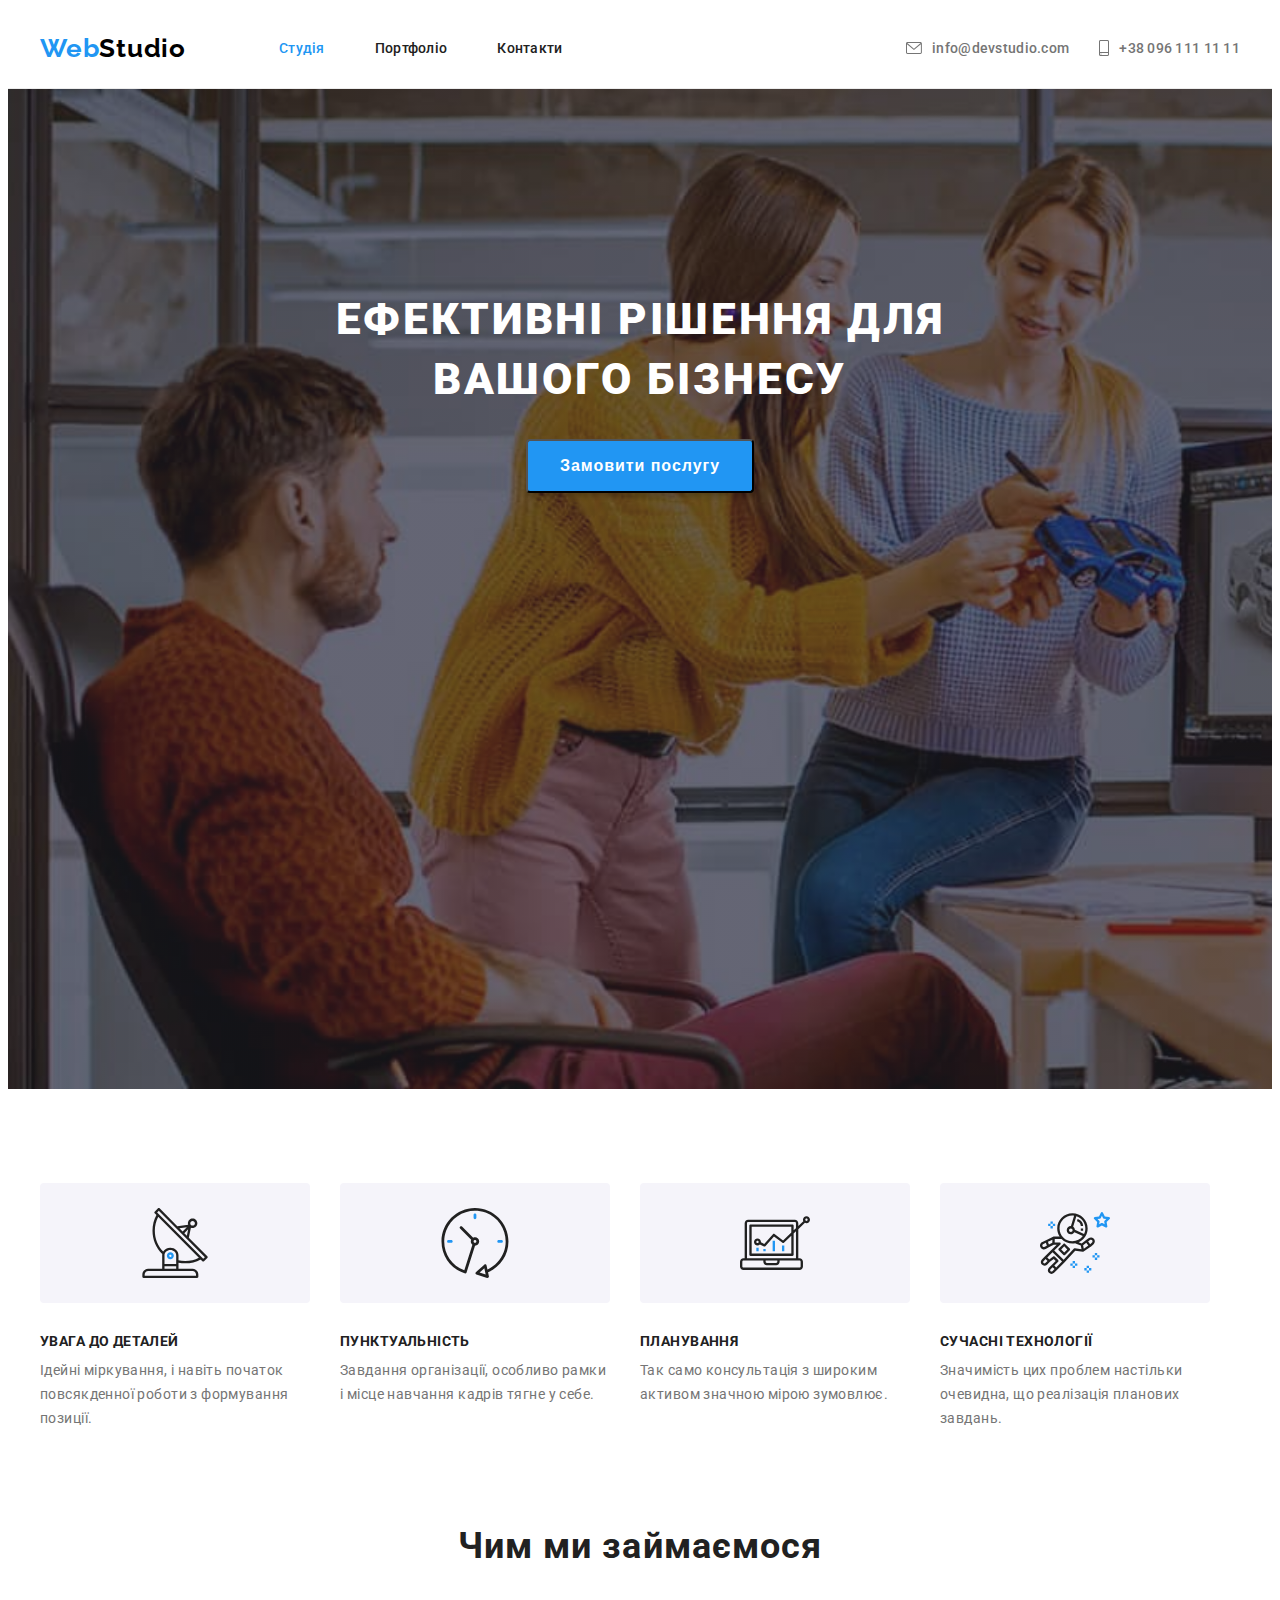
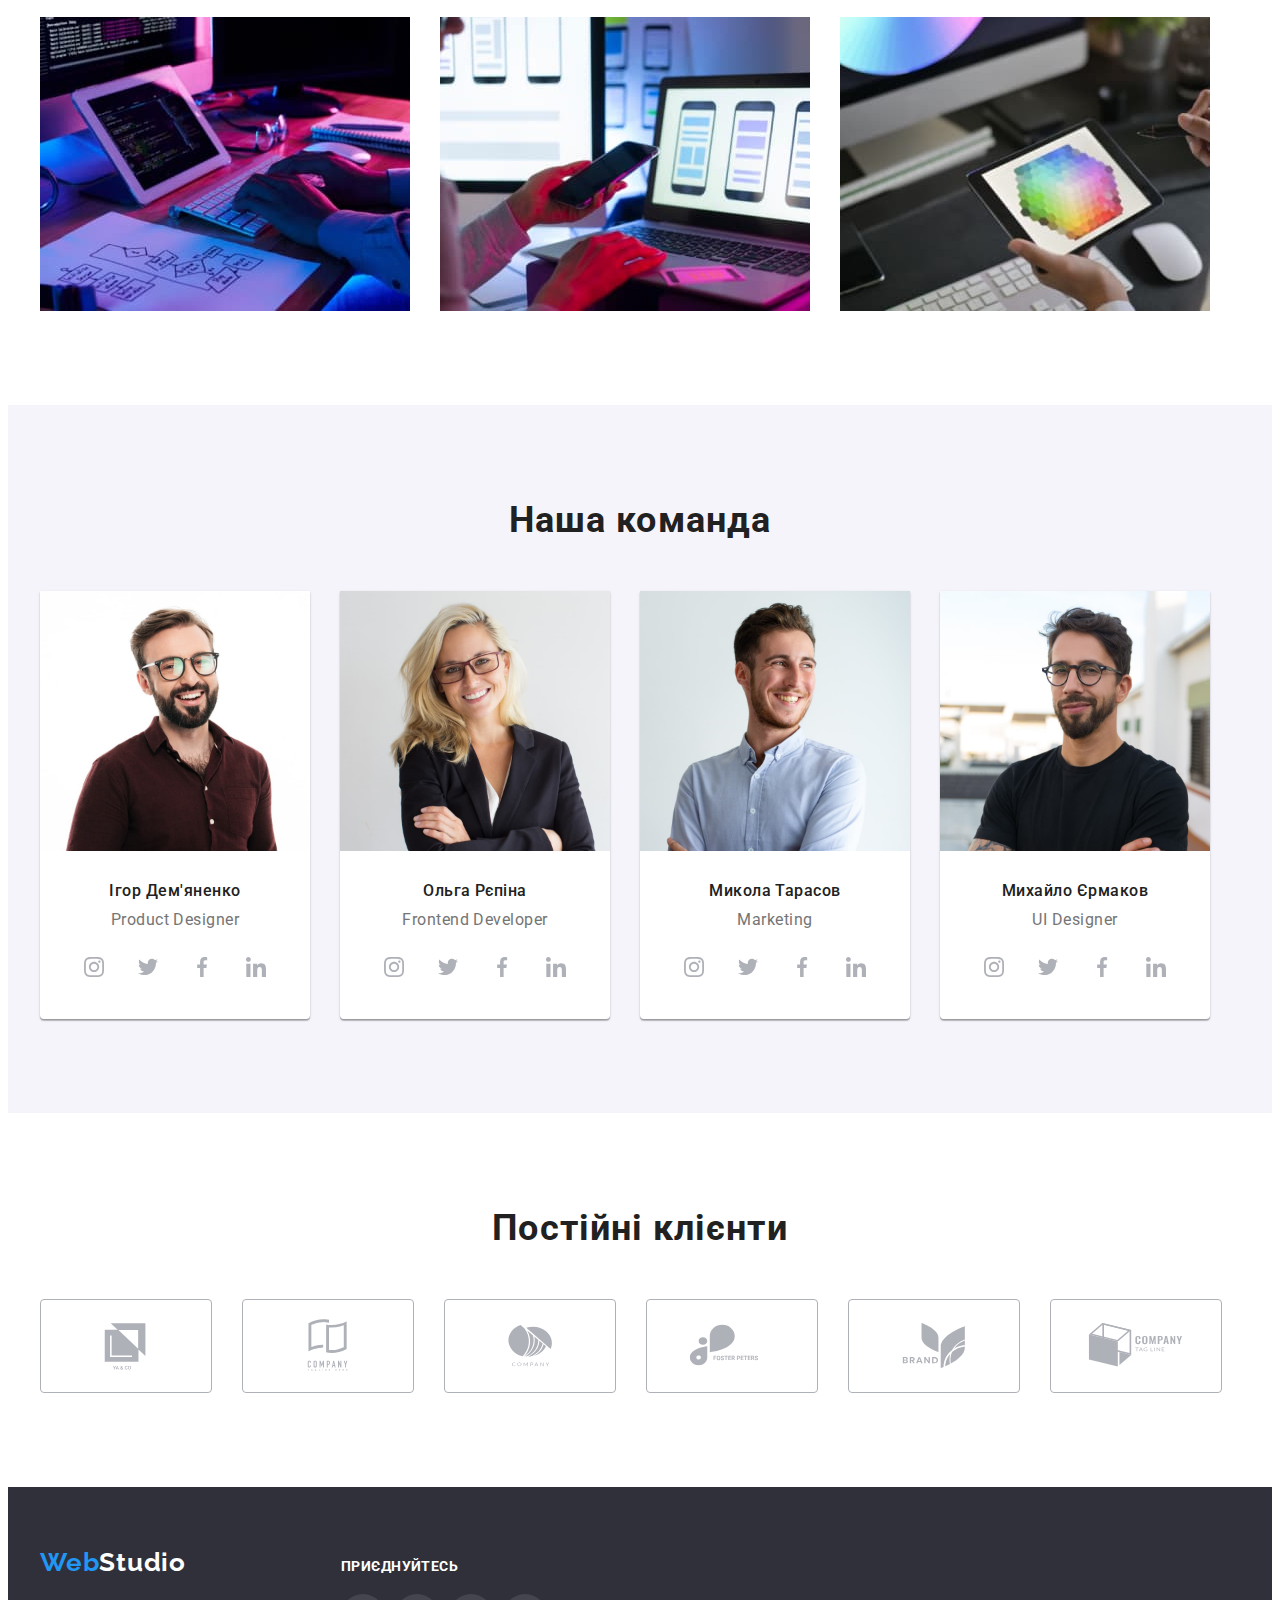
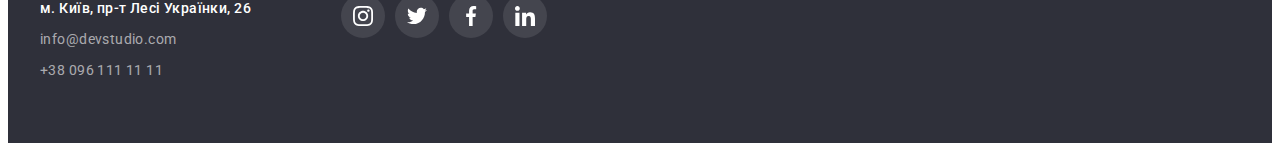
<file: index.html>
<!DOCTYPE html>
<html lang="uk">
  <head>
    <meta charset="UTF-8" />
    <meta name="viewport" content="width=device-width, initial-scale=1.0" />
    <title>WebStudio</title>
    <link rel="preconnect" href="https://fonts.googleapis.com" />
    <link rel="preconnect" href="https://fonts.gstatic.com" crossorigin />
    <link
      href="https://fonts.googleapis.com/css2?family=Raleway:wght@700&family=Roboto:wght@400;500;700;900&display=swap"
      rel="stylesheet"
    />
    <link
      rel="stylesheet"
      href="https://cdnjs.cloudflare.com/ajax/libs/modern-normalize/2.0.0/modern-normalize.min.css"
      integrity="sha512-4xo8blKMVCiXpTaLzQSLSw3KFOVPWhm/TRtuPVc4WG6kUgjH6J03IBuG7JZPkcWMxJ5huwaBpOpnwYElP/m6wg=="
      crossorigin="anonymous"
      referrerpolicy="no-referrer"
    />
    <link rel="stylesheet" href="./css/styles.css" />
  </head>

  <body>
    <!-- Хедер сайту -->
    <header class="site-header">
      <div class="container main-nav">
        <nav class="nav">
          <a class="link logo" href="./index.html"><span>Web</span>Studio</a>
          <ul class="list site-nav">
            <li class="item">
              <a class="link current" href="./index.html">Студія</a>
            </li>
            <li class="item">
              <a class="link" href="./portfolio.html">Портфоліо</a>
            </li>
            <li class="item">
              <a class="link" href="./contacts.html">Контакти</a>
            </li>
          </ul>
        </nav>
        <ul class="list contact-nav">
          <li class="item">
            <a class="link" href="mailto:info@devstudio.com">
              <svg class="contact-nav-icon" width="16" height="12">
                <use href="./img/symbol-defs.svg#icon-envelope"></use>
              </svg>
              info@devstudio.com</a
            >
          </li>
          <li class="item">
            <a class="link" href="tel:+380961111111">
              <svg class="contact-nav-icon" width="10" height="16">
                <use href="./img/symbol-defs.svg#icon-smartphone"></use>
              </svg>
              +38 096 111 11 11</a
            >
          </li>
        </ul>
      </div>
    </header>

    <!-- Основний контент головної сторінки -->
    <main class="home-page">
      <!-- Ефективні рішення -->
      <section class="section solutions">
        <div class="container">
          <h1 class="title solutions-title">
            Ефективні рішення для вашого бізнесу
          </h1>
          <button class="button" type="button">Замовити послугу</button>
        </div>
      </section>

      <!-- Особливості -->
      <section class="section features">
        <div class="container">
          <h2 class="title features-title visually-hidden">Особливості</h2>
          <ul class="list features-list">
            <li class="features-item">
              <div class="icon-element">
                <svg class="icon-header" width="70" height="70">
                  <use href="./img/symbol-defs.svg#icon-antenna"></use>
                </svg>
              </div>
              <h3 class="title features-item-title">УВАГА ДО ДЕТАЛЕЙ</h3>
              <p class="text features-item-text">
                Ідейні міркування, і навіть початок повсякденної роботи з
                формування позиції.
              </p>
            </li>
            <li class="features-item">
              <div class="icon-element">
                <svg class="icon-header" width="70" height="70">
                  <use href="./img/symbol-defs.svg#icon-clock"></use>
                </svg>
              </div>
              <h3 class="title features-item-title">ПУНКТУАЛЬНІСТЬ</h3>
              <p class="text features-item-text">
                Завдання організації, особливо рамки і місце навчання кадрів
                тягне у себе.
              </p>
            </li>
            <li class="features-item">
              <div class="icon-element">
                <svg class="icon-header" width="70" height="70">
                  <use href="./img/symbol-defs.svg#icon-diagram"></use>
                </svg>
              </div>
              <h3 class="title features-item-title">ПЛАНУВАННЯ</h3>
              <p class="text features-item-text">
                Так само консультація з широким активом значною мірою зумовлює.
              </p>
            </li>
            <li class="features-item">
              <div class="icon-element">
                <svg class="icon-header" width="70" height="70">
                  <use href="./img/symbol-defs.svg#icon-astronaut"></use>
                </svg>
              </div>
              <h3 class="title features-item-title">СУЧАСНІ ТЕХНОЛОГІЇ</h3>
              <p class="text features-item-text">
                Значимість цих проблем настільки очевидна, що реалізація
                планових завдань.
              </p>
            </li>
          </ul>
        </div>
      </section>

      <!-- Чим ми займаємося -->
      <section class="section employment">
        <div class="container">
          <h2 class="title employment-title">Чим ми займаємося</h2>
          <ul class="list employment-list">
            <li class="item">
              <img src="./img/box_1.jpg" alt="фото 1" width="370" />
            </li>
            <li class="item">
              <img src="./img/box_2.jpg" alt="фото 2" width="370" />
            </li>
            <li class="item">
              <img src="./img/box_3.jpg" alt="фото 3" width="370" />
            </li>
          </ul>
        </div>
      </section>

      <!-- Наша команда -->
      <section class="section team">
        <div class="container">
          <h2 class="title team-title">Наша команда</h2>
          <ul class="list team-list">
            <li class="item">
              <img
                src="./img/demianenko.jpg"
                alt="фото Дем'яненко"
                width="270"
              />
              <div class="item-descr">
                <h3 class="title">Ігор Дем'яненко</h3>
                <p class="text">Product Designer</p>

                <ul class="list icon-wrap">
                  <li class="">
                    <a href="" class="link-icon">
                      <svg class="icon-social" width="20" height="20">
                        <use href="./img/symbol-defs.svg#icon-instagram"></use>
                      </svg>
                    </a>
                  </li>
                  <li class="">
                    <a href="" class="link-icon">
                      <svg class="icon-social" width="20" height="20">
                        <use href="./img/symbol-defs.svg#icon-twitter"></use>
                      </svg>
                    </a>
                  </li>
                  <li class="">
                    <a href="" class="link-icon">
                      <svg class="icon-social" width="20" height="20">
                        <use href="./img/symbol-defs.svg#icon-facebook"></use>
                      </svg>
                    </a>
                  </li>
                  <li class="">
                    <a href="" class="link-icon">
                      <svg class="icon-social" width="20" height="20">
                        <use href="./img/symbol-defs.svg#icon-linkedin"></use>
                      </svg>
                    </a>
                  </li>
                </ul>
              </div>
            </li>
            <li class="item">
              <img src="./img/repina.jpg" alt="фото Рєпіна" width="270" />
              <div class="item-descr">
                <h3 class="title">Ольга Рєпіна</h3>
                <p class="text">Frontend Developer</p>
                <ul class="list icon-wrap">
                  <li class="">
                    <a href="" class="link-icon">
                      <svg class="icon-social" width="20" height="20">
                        <use href="./img/symbol-defs.svg#icon-instagram"></use>
                      </svg>
                    </a>
                  </li>
                  <li class="">
                    <a href="" class="link-icon">
                      <svg class="icon-social" width="20" height="20">
                        <use href="./img/symbol-defs.svg#icon-twitter"></use>
                      </svg>
                    </a>
                  </li>
                  <li class="">
                    <a href="" class="link-icon">
                      <svg class="icon-social" width="20" height="20">
                        <use href="./img/symbol-defs.svg#icon-facebook"></use>
                      </svg>
                    </a>
                  </li>
                  <li class="">
                    <a href="" class="link-icon">
                      <svg class="icon-social" width="20" height="20">
                        <use href="./img/symbol-defs.svg#icon-linkedin"></use>
                      </svg>
                    </a>
                  </li>
                </ul>
              </div>
            </li>
            <li class="item">
              <img src="./img/tarasov.jpg" alt="фото Тарасов" width="270" />
              <div class="item-descr">
                <h3 class="title">Микола Тарасов</h3>
                <p class="text">Marketing</p>
                <ul class="list icon-wrap">
                  <li class="">
                    <a href="" class="link-icon">
                      <svg class="icon-social" width="20" height="20">
                        <use href="./img/symbol-defs.svg#icon-instagram"></use>
                      </svg>
                    </a>
                  </li>
                  <li class="">
                    <a href="" class="link-icon">
                      <svg class="icon-social" width="20" height="20">
                        <use href="./img/symbol-defs.svg#icon-twitter"></use>
                      </svg>
                    </a>
                  </li>
                  <li class="">
                    <a href="" class="link-icon">
                      <svg class="icon-social" width="20" height="20">
                        <use href="./img/symbol-defs.svg#icon-facebook"></use>
                      </svg>
                    </a>
                  </li>
                  <li class="">
                    <a href="" class="link-icon">
                      <svg class="icon-social" width="20" height="20">
                        <use href="./img/symbol-defs.svg#icon-linkedin"></use>
                      </svg>
                    </a>
                  </li>
                </ul>
              </div>
            </li>
            <li class="item">
              <img src="./img/ermakov.jpg" alt="фото Єрмаков" width="270" />
              <div class="item-descr">
                <h3 class="title">Михайло Єрмаков</h3>
                <p class="text">UI Designer</p>
                <ul class="list icon-wrap">
                  <li class="">
                    <a href="" class="link-icon">
                      <svg class="icon-social" width="20" height="20">
                        <use href="./img/symbol-defs.svg#icon-instagram"></use>
                      </svg>
                    </a>
                  </li>
                  <li class="">
                    <a href="" class="link-icon">
                      <svg class="icon-social" width="20" height="20">
                        <use href="./img/symbol-defs.svg#icon-twitter"></use>
                      </svg>
                    </a>
                  </li>
                  <li class="">
                    <a href="" class="link-icon">
                      <svg class="icon-social" width="20" height="20">
                        <use href="./img/symbol-defs.svg#icon-facebook"></use>
                      </svg>
                    </a>
                  </li>
                  <li class="">
                    <a href="" class="link-icon">
                      <svg class="icon-social" width="20" height="20">
                        <use href="./img/symbol-defs.svg#icon-linkedin"></use>
                      </svg>
                    </a>
                  </li>
                </ul>
              </div>
            </li>
          </ul>
        </div>
      </section>

      <!-- Постійні клієнти -->
      <section class="section clients">
        <div class="container">
          <h2 class="title clients-title">Постійні клієнти</h2>
          <ul class="list clients-list">
            <li class="item">
              <a class="link-icon" href="">
                <svg class="icon-clients" width="106" height="60">
                  <use href="./img/symbol-defs.svg#icon-logo-1"></use>
                </svg>
              </a>
            </li>
            <li class="item">
              <a class="link-icon" href="">
                <svg class="icon-clients" width="106" height="60">
                  <use href="./img/symbol-defs.svg#icon-logo-2"></use>
                </svg>
              </a>
            </li>
            <li class="item">
              <a class="link-icon" href="">
                <svg class="icon-clients" width="106" height="60">
                  <use href="./img/symbol-defs.svg#icon-logo-3"></use>
                </svg>
              </a>
            </li>
            <li class="item">
              <a class="link-icon" href="">
                <svg class="icon-clients" width="106" height="60">
                  <use href="./img/symbol-defs.svg#icon-logo-4"></use>
                </svg>
              </a>
            </li>
            <li class="item">
              <a class="link-icon" href="">
                <svg class="icon-clients" width="106" height="60">
                  <use href="./img/symbol-defs.svg#icon-logo-5"></use>
                </svg>
              </a>
            </li>
            <li class="item">
              <a class="link-icon" href="">
                <svg class="icon-clients" width="106" height="60">
                  <use href="./img/symbol-defs.svg#icon-logo-6"></use>
                </svg>
              </a>
            </li>
          </ul>
        </div>
      </section>
    </main>

    <!-- Футер сайту -->
    <footer class="site-footer">
      <div class="container flex-container">
        <div class="footer-contacts">
          <a class="link logo" href="./index.html"><span>Web</span>Studio</a>
          <address>
            <ul class="list address">
              <li class="item">
                <a class="link address" href=""
                  >м. Київ, пр-т Лесі Українки, 26</a
                >
              </li>
              <li class="item">
                <a class="link mail" href="mailto:info@devstudio.com"
                  >info@devstudio.com</a
                >
              </li>
              <li class="item">
                <a class="link tel" href="tel:+380961111111"
                  >+38 096 111 11 11</a
                >
              </li>
            </ul>
          </address>
        </div>
        <div class="footer-socials">
          <p class="text-icon">приєднуйтесь</p>
          <ul class="list list-icon">
            <li class="item">
              <a class="link-icon" href="">
                <svg class="" width="20" height="20">
                  <use href="./img/symbol-defs.svg#icon-instagram"></use>
                </svg>
              </a>
            </li>
            <li class="item">
              <a class="link-icon" href="">
                <svg class="" width="20" height="20">
                  <use href="./img/symbol-defs.svg#icon-twitter"></use>
                </svg>
              </a>
            </li>
            <li class="item">
              <a class="link-icon" href="">
                <svg class="" width="20" height="20">
                  <use href="./img/symbol-defs.svg#icon-facebook"></use>
                </svg>
              </a>
            </li>
            <li class="item">
              <a class="link-icon" href="">
                <svg class="" width="20" height="20">
                  <use href="./img/symbol-defs.svg#icon-linkedin"></use>
                </svg>
              </a>
            </li>
          </ul>
        </div>
      </div>
    </footer>
  </body>
</html>
</file>
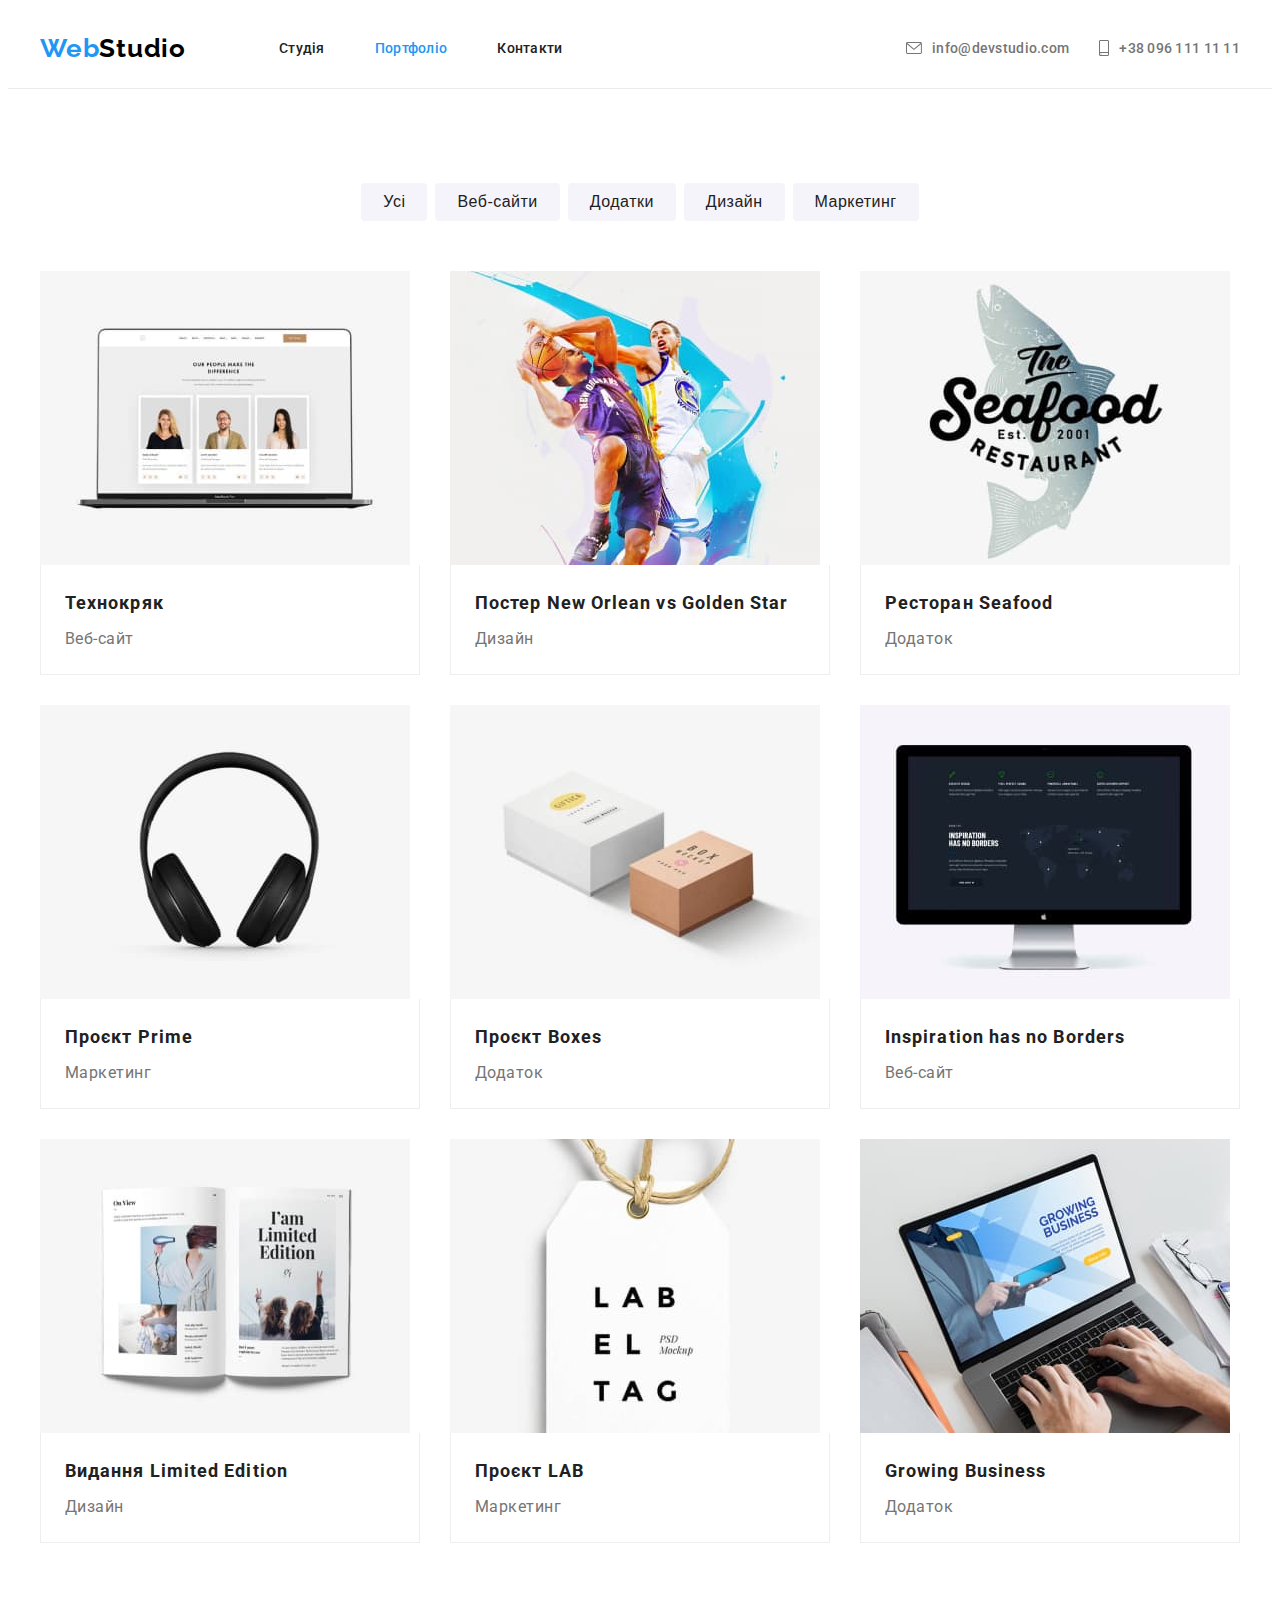
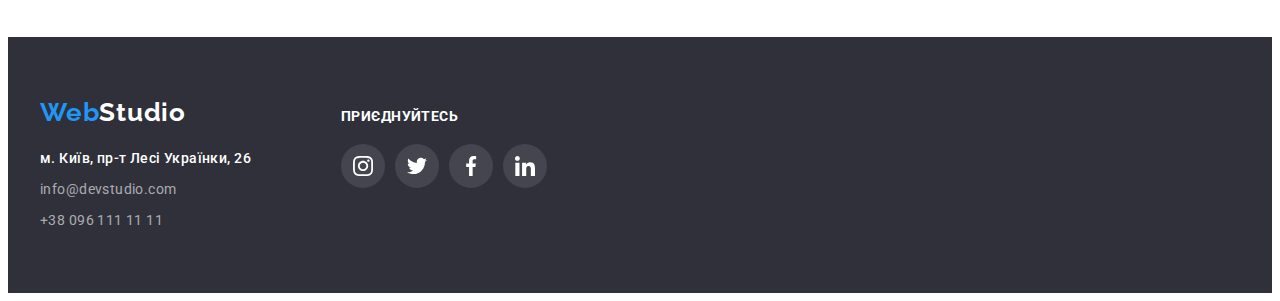
<file: portfolio.html>
<!DOCTYPE html>
<html lang="uk">
  <head>
    <meta charset="UTF-8" />
    <meta name="viewport" content="width=device-width, initial-scale=1.0" />
    <title>Портфоліо</title>
    <link rel="preconnect" href="https://fonts.googleapis.com" />
    <link rel="preconnect" href="https://fonts.gstatic.com" crossorigin />
    <link
      href="https://fonts.googleapis.com/css2?family=Raleway:wght@700&family=Roboto:wght@400;500;700;900&display=swap"
      rel="stylesheet"
    />
    <link
      rel="stylesheet"
      href="https://cdnjs.cloudflare.com/ajax/libs/modern-normalize/2.0.0/modern-normalize.min.css"
      integrity="sha512-4xo8blKMVCiXpTaLzQSLSw3KFOVPWhm/TRtuPVc4WG6kUgjH6J03IBuG7JZPkcWMxJ5huwaBpOpnwYElP/m6wg=="
      crossorigin="anonymous"
      referrerpolicy="no-referrer"
    />
    <link rel="stylesheet" href="./css/styles.css" />
  </head>

  <body>
    <!-- Хедер сайту -->
    <header class="site-header">
      <div class="container main-nav">
        <nav class="nav">
          <a class="link logo" href="./index.html"><span>Web</span>Studio</a>
          <ul class="list site-nav">
            <li class="item">
              <a class="link" href="./index.html">Студія</a>
            </li>
            <li class="item">
              <a class="link current" href="./portfolio.html">Портфоліо</a>
            </li>
            <li class="item">
              <a class="link" href="./contacts.html">Контакти</a>
            </li>
          </ul>
        </nav>
        <ul class="list contact-nav">
          <li class="item">
            <a class="link" href="mailto:info@devstudio.com">
              <svg class="contact-nav-icon" width="16" height="12">
                <use href="./img/symbol-defs.svg#icon-envelope"></use>
              </svg>
              info@devstudio.com</a
            >
          </li>
          <li class="item">
            <a class="link" href="tel:+380961111111">
              <svg class="contact-nav-icon" width="10" height="16">
                <use href="./img/symbol-defs.svg#icon-smartphone"></use>
              </svg>
              +38 096 111 11 11</a
            >
          </li>
        </ul>
      </div>
    </header>

    <!-- Основний контент сторінки -->
    <main class="portfolio-page">
      <!-- Портфоліо -->
      <section class="section portfolio">
        <div class="container">
          <h1 class="title portfolio-page-title visually-hidden">
            Наші роботи
          </h1>
          <ul class="list filter-list">
            <li class="item">
              <button class="button current" type="button">Усі</button>
            </li>
            <li class="item">
              <button class="button" type="button">Веб-сайти</button>
            </li>
            <li class="item">
              <button class="button" type="button">Додатки</button>
            </li>
            <li class="item">
              <button class="button" type="button">Дизайн</button>
            </li>
            <li class="item">
              <button class="button" type="button">Маркетинг</button>
            </li>
          </ul>

          <!-- Список наших робіт -->
          <ul class="list portfolio-list">
            <li class="item">
              <a class="link-portfolio" href="">
                <div class="portfolio-thumb">
                  <img src="./img/tehnokriak.jpg" alt="Технокряк" width="370" />
                </div>
                <div class="portfolio-descr">
                  <h2 class="title portfolio-title">Технокряк</h2>
                  <p class="text">Веб-сайт</p>
                </div>
              </a>
            </li>
            <li class="item">
              <a class="link-portfolio" href="">
                <div class="portfolio-thumb">
                  <img
                    src="./img/neworlean.jpg"
                    alt="Постер New Orlean vs Golden Star"
                    width="370"
                  />
                </div>
                <div class="portfolio-descr">
                  <h2 class="title portfolio-title">
                    Постер New Orlean vs Golden Star
                  </h2>
                  <p class="text">Дизайн</p>
                </div>
              </a>
            </li>
            <li class="item">
              <a class="link-portfolio" href="">
                <div class="portfolio-thumb">
                  <img
                    src="./img/seafood.jpg"
                    alt="Ресторан Seafood"
                    width="370"
                  />
                </div>
                <div class="portfolio-descr">
                  <h2 class="title portfolio-title">Ресторан Seafood</h2>
                  <p class="text">Додаток</p>
                </div>
              </a>
            </li>
            <li class="item">
              <a class="link-portfolio" href="">
                <div class="portfolio-thumb">
                  <img src="./img/prime.jpg" alt="Проєкт Prime" width="370" />
                </div>
                <div class="portfolio-descr">
                  <h2 class="title portfolio-title">Проєкт Prime</h2>
                  <p class="text">Маркетинг</p>
                </div>
              </a>
            </li>
            <li class="item">
              <a class="link-portfolio" href="">
                <div class="portfolio-thumb">
                  <img src="./img/boxes.jpg" alt="Проєкт Boxes" width="370" />
                </div>
                <div class="portfolio-descr">
                  <h2 class="title portfolio-title">Проєкт Boxes</h2>
                  <p class="text">Додаток</p>
                </div>
              </a>
            </li>
            <li class="item">
              <a class="link-portfolio" href="">
                <div class="portfolio-thumb">
                  <img
                    src="./img/inspiration.jpg"
                    alt="Inspiration has no Borders"
                    width="370"
                  />
                </div>
                <div class="portfolio-descr">
                  <h2 class="title portfolio-title">
                    Inspiration has no Borders
                  </h2>
                  <p class="text">Веб-сайт</p>
                </div>
              </a>
            </li>
            <li class="item">
              <a class="link-portfolio" href="">
                <div class="portfolio-thumb">
                  <img
                    src="./img/limited.jpg"
                    alt="Видання Limited Edition"
                    width="370"
                  />
                </div>
                <div class="portfolio-descr">
                  <h2 class="title portfolio-title">Видання Limited Edition</h2>
                  <p class="text">Дизайн</p>
                </div>
              </a>
            </li>
            <li class="item">
              <a class="link-portfolio" href="">
                <div class="portfolio-thumb">
                  <img src="./img/lab.jpg" alt="Проєкт LAB" width="370" />
                </div>
                <div class="portfolio-descr">
                  <h2 class="title portfolio-title">Проєкт LAB</h2>
                  <p class="text">Маркетинг</p>
                </div>
              </a>
            </li>
            <li class="item">
              <a class="link-portfolio" href="">
                <div class="portfolio-thumb">
                  <img
                    src="./img/growing.jpg"
                    alt="Growing Business"
                    width="370"
                  />
                </div>
                <div class="portfolio-descr">
                  <h2 class="title portfolio-title">Growing Business</h2>
                  <p class="text">Додаток</p>
                </div>
              </a>
            </li>
          </ul>
        </div>
      </section>
    </main>

    <!-- Футер сайту -->
    <footer class="site-footer">
      <div class="container flex-container">
        <div class="footer-contacts">
          <a class="link logo" href="./index.html"><span>Web</span>Studio</a>
          <address>
            <ul class="list address">
              <li class="item">
                <a class="link address" href=""
                  >м. Київ, пр-т Лесі Українки, 26</a
                >
              </li>
              <li class="item">
                <a class="link mail" href="mailto:info@devstudio.com"
                  >info@devstudio.com</a
                >
              </li>
              <li class="item">
                <a class="link tel" href="tel:+380961111111"
                  >+38 096 111 11 11</a
                >
              </li>
            </ul>
          </address>
        </div>
        <div class="footer-socials">
          <p class="text-icon">приєднуйтесь</p>
          <ul class="list list-icon">
            <li class="item">
              <a class="link-icon" href="">
                <svg class="" width="20" height="20">
                  <use href="./img/symbol-defs.svg#icon-instagram"></use>
                </svg>
              </a>
            </li>
            <li class="item">
              <a class="link-icon" href="">
                <svg class="" width="20" height="20">
                  <use href="./img/symbol-defs.svg#icon-twitter"></use>
                </svg>
              </a>
            </li>
            <li class="item">
              <a class="link-icon" href="">
                <svg class="" width="20" height="20">
                  <use href="./img/symbol-defs.svg#icon-facebook"></use>
                </svg>
              </a>
            </li>
            <li class="item">
              <a class="link-icon" href="">
                <svg class="" width="20" height="20">
                  <use href="./img/symbol-defs.svg#icon-linkedin"></use>
                </svg>
              </a>
            </li>
          </ul>
        </div>
      </div>
    </footer>
  </body>
</html>
</file>
<file: css/styles.css>
/* * {
  outline1: 1px dashed red;
} */

:root {
  --primary-text-color: #757575;
  --second-text-color: #212121;
  --accent-color: #2196f3;
  --primary-bg-color: #ffffff;
  --second-bg-color: #f5f4fa;
}

body {
  background-color: var(--primary-bg-color);
  color: var(--primary-text-color);
  font-family: Roboto, sans-serif;
}

h1,
h2,
h3,
h4,
h5,
h6,
p,
ul {
  margin: 0;
}

img {
  display: block;
  max-width: 100%;
  height: auto;
}

.container {
  width: 1200px;
  margin: 0 auto;
  padding: 0 15px;
}

.section {
  margin-top: 0;
  margin-bottom: 0;
  padding-top: 94px;
  padding-bottom: 94px;
}

.text {
  font-size: 14px;
  line-height: 1.714;
  letter-spacing: 0.42px;
}

.title {
  text-align: center;
  color: var(--second-text-color);
}

.list {
  padding: 0;
  margin: 0;
  list-style: none;
}

.link {
  text-decoration: none;
  color: var(--second-text-color);
  font-size: 14px;
  font-weight: 500;
}

.link:hover,
.link:focus {
  color: var(--accent-color);
}

.button {
  display: inline-block;
  border-radius: 4px;
  color: var(--second-text-color);
  background-color: #f5f4fa;
  font-weight: 500;
  font-size: 16px;
  line-height: 1.63;
  letter-spacing: 0.48px;
  cursor: pointer;
}

.button:hover,
.button:focus {
  color: var(--primary-bg-color);
  background-color: var(--accent-color);
}

/* ======== Хедер сайту ======== */

.site-header {
  border-bottom: 1px solid #ececec;
}

.main-nav {
  display: flex;
  align-items: center;
}

.nav {
  display: flex;
  align-items: center;
}

.logo {
  color: #000000;
  font-family: Raleway, sans-serif;
  font-size: 26px;
  font-weight: 700;
  letter-spacing: 0.78px;
}

.logo:hover,
.logo:focus {
  color: var(--accent-color);
}

.logo span {
  color: var(--accent-color);
}

.site-nav {
  display: flex;
  margin-left: 93px;
}

.site-nav .item + .item {
  margin-left: 50px;
}

.site-nav .link {
  display: block;
  padding-top: 32px;
  padding-bottom: 32px;
  letter-spacing: 0.28px;
}

.link.current {
  color: var(--accent-color);
}

.contact-nav {
  margin-left: auto;
  display: flex;
}

.contact-nav .item + .item {
  margin-left: 30px;
}

.contact-nav .link {
  color: var(--primary-text-color);
  letter-spacing: 0.28px;
  font-weight: 500;
  display: flex;
  justify-content: center;
  align-items: center;
}

.contact-nav .link:hover,
.contact-nav .link:focus {
  color: var(--accent-color);
}

.contact-nav-icon {
  margin-right: 10px;
  fill: currentColor;
}

.contact-nav-icon:hover,
.contact-nav-icon:focus {
  color: var(--accent-color);
}

/* === Основний контент головної сторінки === */

.home-page {
}

/* Ефективні рішення */

.solutions {
  margin-right: auto;
  margin-left: auto;
  max-width: 1600px;
  height: 600px;
  padding-top: 200px;
  padding-bottom: 200px;
  text-align: center;
  background-image: linear-gradient(
      rgba(47, 48, 58, 0.4),
      rgba(47, 48, 58, 0.4)
    ),
    url(../img/bg-img-1.jpg);
  background-repeat: no-repeat;
  background-size: cover;
  background-color: #2f303a;
}

.solutions-title {
  width: 696px;
  margin-right: auto;
  margin-left: auto;
  margin-bottom: 30px;
  color: var(--primary-bg-color);
  font-size: 44px;
  font-weight: 900;
  line-height: 1.364;
  letter-spacing: 2.64px;
  text-transform: uppercase;
}

.solutions .button {
  padding: 10px 32px;
  color: var(--primary-bg-color);
  background-color: var(--accent-color);
  font-size: 16px;
  font-weight: 700;
  line-height: 1.875;
  letter-spacing: 0.96px;
  border-radius: 4px;
  box-shadow: 0px 4px 4px 0px rgba(0, 0, 0, 0.15);
}

/* Особливості */

.section.features {
  padding-bottom: 0;
}

.features {
}

.features-title {
}

.visually-hidden {
  position: absolute;
  width: 1px;
  height: 1px;
  margin: -1px;
  border: 0;
  padding: 0;

  white-space: nowrap;
  clip-path: inset(100%);
  clip: rect(0 0 0 0);
  overflow: hidden;
}

.features-list {
  display: flex;
}

.features-item {
  width: 270px;
  margin-right: 30px;
}

.features-item:last-child {
  margin-right: 0;
}

.icon-element {
  display: flex;
  justify-content: center;
  align-items: center;
  width: 270px;
  height: 120px;
  border-radius: 4px;
  background: var(--second-bg-color);
  margin-bottom: 30px;
}

.features-item-title {
  margin-bottom: 10px;
  text-align: left;
  font-size: 14px;
  font-weight: 700;
  letter-spacing: 0.42px;
  text-transform: uppercase;
}

.features-item-text {
}

.features-list-item {
}

/* Чим ми займаємося */

.employment {
}

.employment-title,
.team-title,
.clients-title {
  margin-bottom: 50px;
  font-size: 36px;
  font-weight: 700;
  letter-spacing: 1.08px;
}

.employment-list {
  display: flex;
}

.employment-list .item {
  margin-right: 30px;
}

.employment-list .item:last-child {
  margin-right: 0;
}

/* Наша команда */

.team {
  background-color: var(--second-bg-color);
}

.team-list {
  display: flex;
}

.team-list .item {
  margin-right: 30px;
  border-radius: 0px 0px 4px 4px;
  background: var(--primary-bg-color);
  box-shadow: 0px 2px 1px 0px rgba(0, 0, 0, 0.2),
    0px 1px 1px 0px rgba(0, 0, 0, 0.14), 0px 1px 3px 0px rgba(0, 0, 0, 0.12);
}

.team-list .item:last-child {
  margin-right: 0;
}

.team-list .item-descr {
  padding-top: 30px;
  padding-bottom: 30px;
  padding-left: 32px;
  padding-right: 32px;
}

.team-list .title {
  margin-bottom: 10px;
  font-size: 16px;
  font-weight: 500;
  letter-spacing: 0.48px;
}

.team-list .text {
  text-align: center;
  font-size: 16px;
  letter-spacing: 0.48px;
  line-height: normal;
  margin-bottom: 16px;
}

.icon-wrap {
  display: flex;
}

.icon-wrap li {
  margin-right: 10px;
}

.icon-wrap li:last-child {
  margin-right: 0;
}

.icon-wrap .link-icon {
  display: flex;
  justify-content: center;
  align-items: center;
  width: 44px;
  height: 44px;
  fill: #afb1b8;
  margin-right: 10px;
}

.icon-wrap .link-icon:last-child {
  margin-right: 0;
}

.icon-wrap .link-icon:hover,
.icon-wrap .link-icon:focus {
  fill: var(--primary-bg-color);
  background-color: var(--accent-color);
  border-radius: 50%;
}

/* Постійні клієнти */

.clients-list {
  display: flex;
}

.clients-list .item {
  margin-right: 30px;
}

.clients-list .item:last-child {
  margin-right: 0;
}

.clients-list .link-icon {
  display: flex;
  justify-content: center;
  align-items: center;
  width: 170px;
  height: 92px;
  border-radius: 4px;
  border: 1px solid #afb1b8;
  color: #afb1b8;
}

.clients-list .link-icon:hover,
.clients-list .link-icon:focus {
  color: var(--accent-color);
  border: 1px solid var(--accent-color);
  background-color: var(--primary-bg-color);
}

.clients-list .icon-clients {
  fill: currentColor;
}

/* ======== Футер сайту ======== */

.site-footer {
  background: #2f303a;
  padding-top: 60px;
  padding-bottom: 60px;
}

.flex-container {
  display: flex;
  align-items: baseline;
}

.footer-contacts {
}

.site-footer .logo {
  display: block;
  margin-bottom: 20px;
  color: var(--primary-bg-color);
  font-family: Raleway, sans-serif;
  font-size: 26px;
  font-weight: 700;
  letter-spacing: 0.78px;
}

.site-footer .logo:hover,
.site-footer .logo:focus {
  color: var(--accent-color);
}

.site-footer .logo span {
  color: var(--accent-color);
}

.contacts .address {
  margin-top: 20px;
}

.address .item {
  margin-bottom: 7px;
}

.address .item:last-child {
  margin-bottom: 0;
}

.site-footer .address {
  color: var(--primary-bg-color);
  font-size: 14px;
  line-height: 1.714;
  letter-spacing: 0.42px;
  font-style: normal;
}

.link.mail,
.link.tel {
  color: rgba(255, 255, 255, 0.6);
  font-size: 14px;
  line-height: 1.714;
  letter-spacing: 0.42px;
  font-style: normal;
  font-weight: 400;
}

.link.address:hover,
.link.mail:hover,
.link.tel:hover,
.link.address:focus,
.link.mail:focus,
.link.tel:focus {
  color: var(--accent-color);
}

.footer-socials {
  margin-left: 90px;
}

.footer-socials .text-icon {
  color: #fff;
  font-size: 14px;
  font-weight: 700;
  line-height: normal;
  letter-spacing: 0.42px;
  text-transform: uppercase;

  margin-bottom: 20px;
}

.footer-socials .list-icon {
  display: flex;
}

.list-icon .item {
  margin-right: 10px;
}

.list-icon .item:last-child {
  margin-right: 0;
}

.footer-socials .link-icon {
  display: flex;
  width: 44px;
  height: 44px;
  justify-content: center;
  align-items: center;
  border-radius: 50%;
  background-color: rgba(255, 255, 255, 0.1);
  fill: var(--primary-bg-color);
}

.footer-socials .link-icon:hover,
.footer-socials .link-icon:focus {
  background-color: var(--accent-color);
}

/* === Основний контент сторінки Портфоліо === */

.portfolio-page {
}

/* Портфоліо */

.portfolio {
}

.portfolio-page-title {
}

.filter-list {
  display: flex;
  justify-content: center;
  margin-bottom: 50px;
}

.filter-list .item {
  margin-right: 8px;
}

.filter-list .item:last-child {
  margin-right: 0;
}

.filter-list .button {
  padding: 6px 22px;
  border: 0;
  border-radius: 4px;
}

.filter-list .button:hover,
.filter-list .button:focus {
  background: #2196f3;
  box-shadow: 0px 2px 2px 0px rgba(0, 0, 0, 0.12),
    0px 1px 2px 0px rgba(0, 0, 0, 0.08), 0px 3px 1px 0px rgba(0, 0, 0, 0.1);
}

/* Список наших робіт */

.portfolio-list {
  display: flex;
  flex-wrap: wrap;
}

.portfolio-list .item {
  flex-basis: calc((100% - 60px) / 3);
  margin-right: 30px;
  margin-bottom: 30px;
}

.portfolio-list .item:nth-child(3n) {
  margin-right: 0;
}

.portfolio-list .item:nth-last-child(-n + 3) {
  margin-bottom: 0;
}

.portfolio-list .link-portfolio {
  text-decoration: none;
  display: block;
}

.portfolio-list .link-portfolio:hover,
.portfolio-list .link-portfolio:focus {
  box-shadow: 0px 1px 1px rgba(0, 0, 0, 0.12), 0px 4px 4px rgba(0, 0, 0, 0.06),
    1px 4px 6px rgba(0, 0, 0, 0.16);
}

.portfolio-list .portfolio-descr {
  padding: 20px 24px;
  border-right: 1px solid #eee;
  border-bottom: 1px solid #eee;
  border-left: 1px solid #eee;
}

.portfolio-list .item .portfolio-title {
  margin-bottom: 3px;
  text-align: left;
  font-size: 18px;
  font-weight: 700;
  line-height: 2;
  letter-spacing: 1.08px;
}

.portfolio-list p.text {
  font-size: 16px;
  line-height: 1.875;
  letter-spacing: 0.48px;
  color: #757575;
}
</file>
